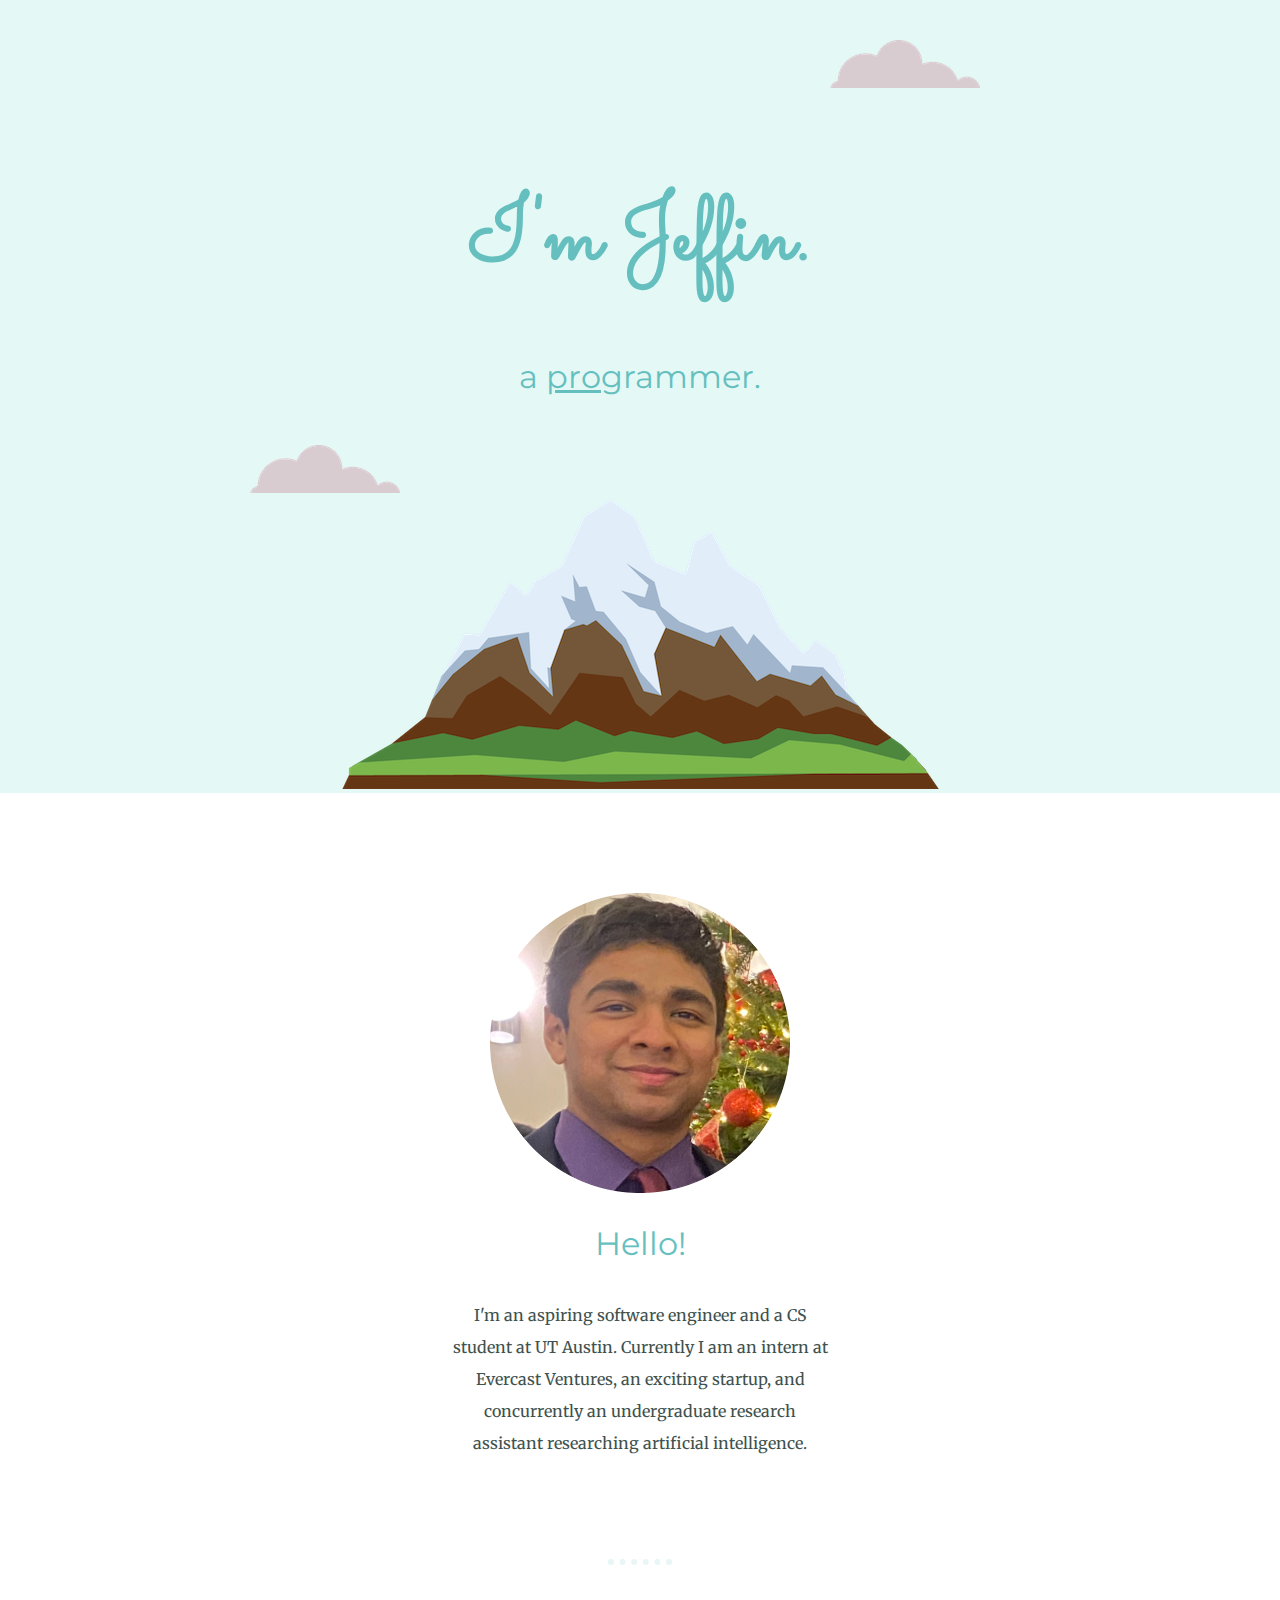
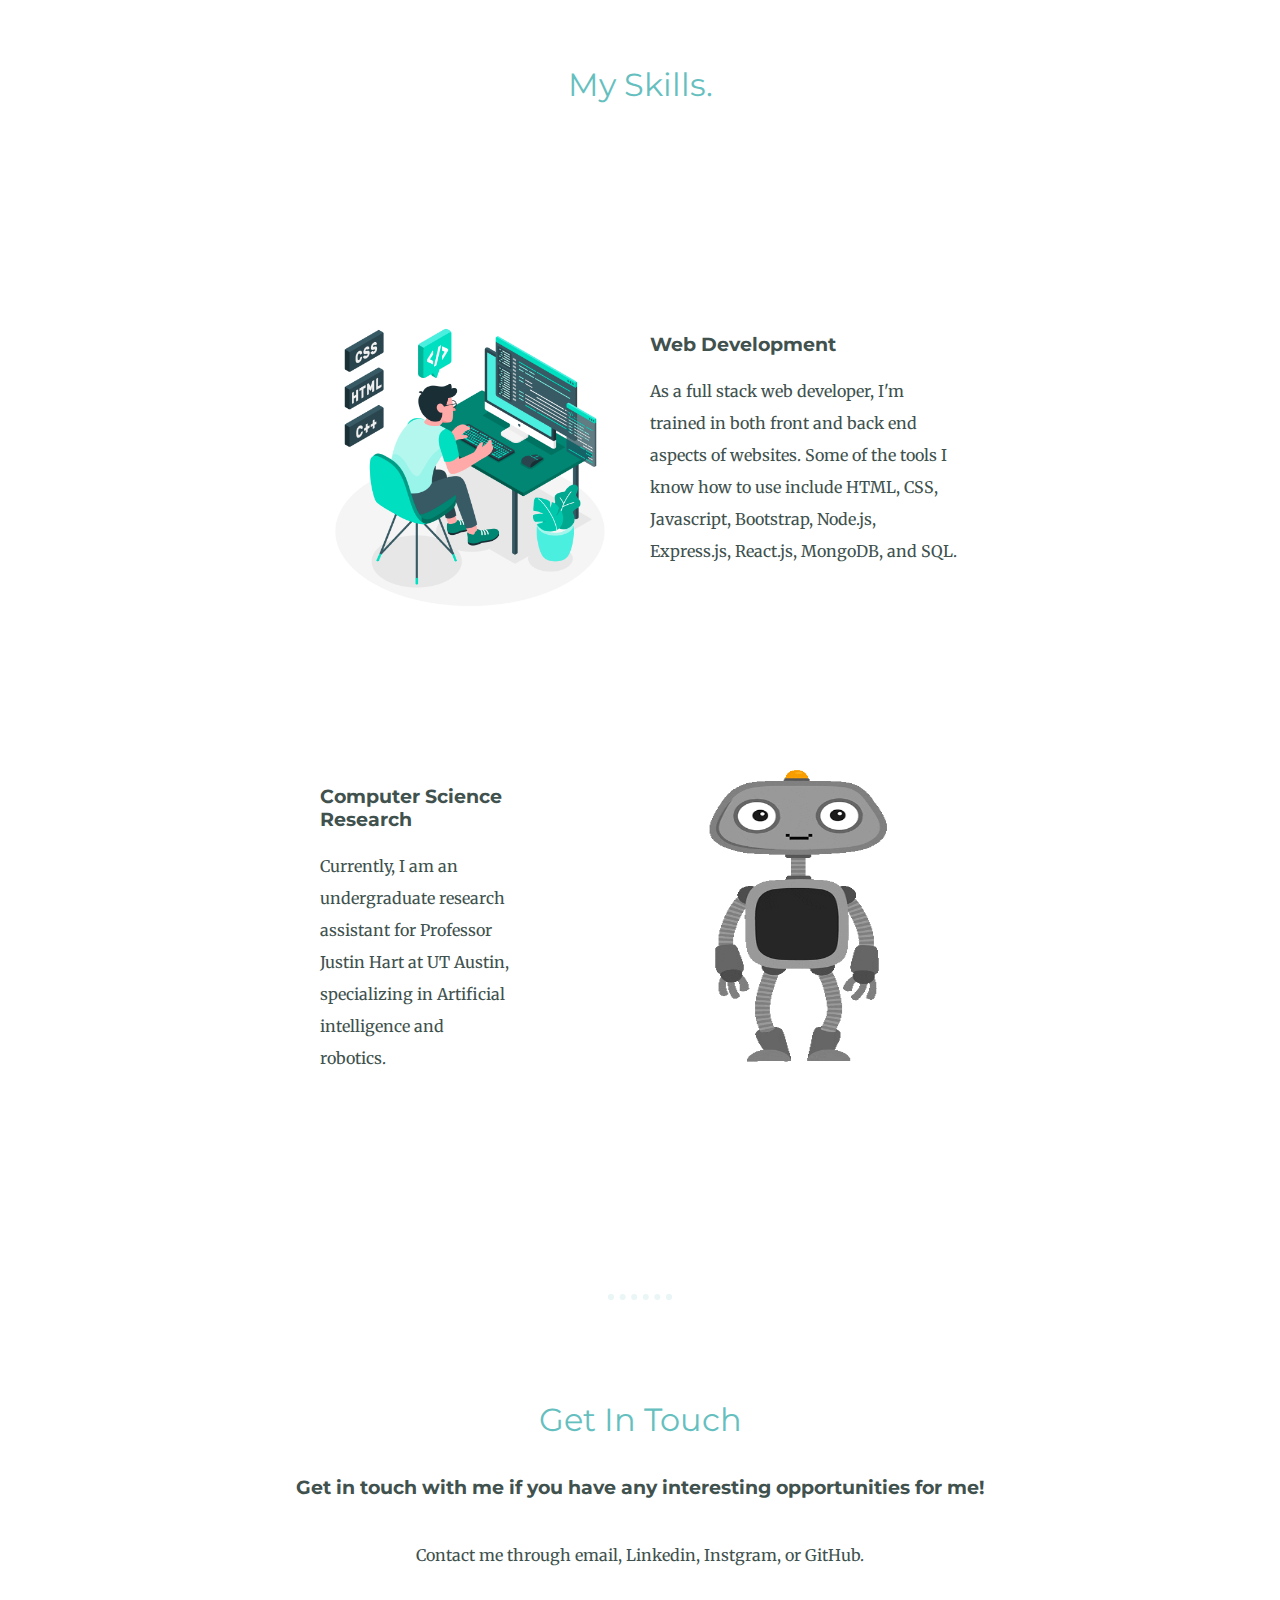
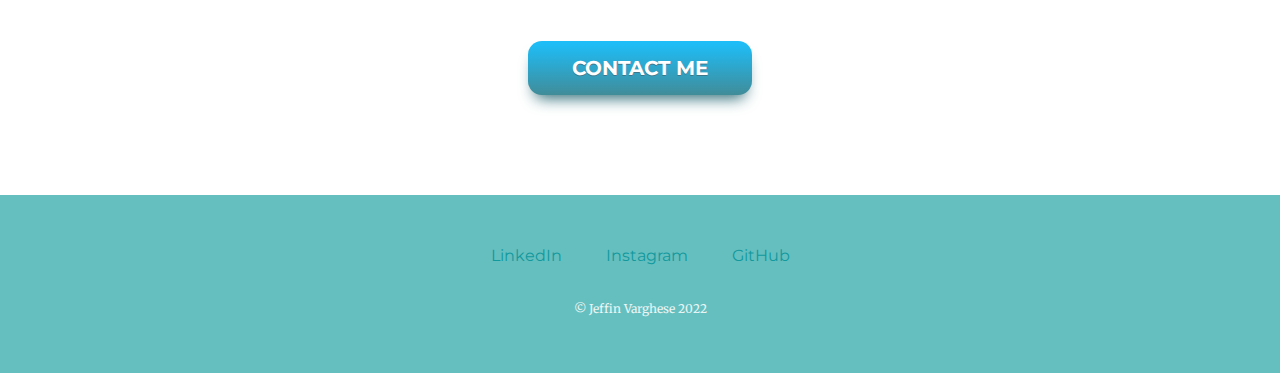
<file: index.html>
<!DOCTYPE html>
<html lang="en" dir="ltr">
  <head>
    <meta charset="utf-8">
    <title> Jeffin Varghese </title>
    <link rel="stylesheet" href="css/styles.css">
    <link rel="icon" href="favicon.ico">
    <link rel="preconnect" href="https://fonts.googleapis.com">
    <link rel="preconnect" href="https://fonts.gstatic.com" crossorigin>
    <link href="https://fonts.googleapis.com/css2?family=Merriweather&family=Montserrat&family=Sacramento&display=swap" rel="stylesheet">
  </head>
  <body>

<div class="top">
  <img class="topCloud" src="images/cloud.png" alt="cloud-img">
  <h1> I'm Jeffin. </h1>
  <h2> a <span class="pro">pro</span>grammer. </h2>
  <img class="bottomCloud" src="images/cloud.png" alt="cloud-img">
    <img class="mountain"src="images/mountain.png" alt="mountain-img">


</div>

<div class="middle-container">
  <div class="profile">
    <img class = "pfp" src="newJeffin-modified.png" alt="Jeffin's Profile" >
    <h2>Hello!</h2>
    <p class="helloText">
      I'm an aspiring software engineer and a CS student at UT Austin. Currently I am an intern at Evercast Ventures,
    an exciting startup, and concurrently an undergraduate research assistant researching artificial intelligence. </p>

  </div>
  <hr>
  <div class="skills">
    <h2>My Skills.</h2>
    <div class="skill-row">
      <img class="coding" src="coding.jpg" alt="coding-img">
      <h3>Web Development</h3>
      <p>As a full stack web developer, I'm trained in both front and back end aspects of websites. Some of the tools I know
      how to use include HTML, CSS, Javascript, Bootstrap, Node.js, Express.js, React.js, MongoDB, and SQL.</p>
    </div>
    <div class="skill-row">
      <img class="research" src="giphy.gif" alt="ai.img">
      <h3>Computer Science Research</h3>
      <p>Currently, I am an undergraduate research assistant for Professor Justin Hart at UT Austin, specializing in Artificial intelligence
      and robotics. </p>

    </div>
  </div>
  <br>
  <hr>
  <div class="contact-me">
    <h2>Get In Touch</h2>
    <h3>Get in touch with me if you have any interesting opportunities for me!</h3>
    <p class="contactMessage"> Contact me through email, Linkedin, Instgram, or GitHub.</p>
    <a class="myButton" href="jeffinv03@gmail.com">CONTACT ME</a>
  </div>
</div>


<div class="bottom-container">
  <a class="footer-link" href="https://www.linkedin.com/in/jeffin-varghese-7b87021a4/">LinkedIn</a>
  <a class="footer-link" href="https://www.instagram.com/jeffin_v5/">Instagram</a>
  <a class="footer-link" href="https://github.com/jeffinv03">GitHub</a>
  <p class = "copyright" >© Jeffin Varghese 2022</p>
</div>

  </body>
</html>
</file>
<file: css/styles.css>
body {
  margin: 0;
  text-align: center;
  font-family: monospace;
  font-family: 'Merriweather', serif;
  color: #40514E;

}

h1 {
  margin: 50px auto 0 auto;
  font-family: 'Sacramento', cursive;
  font-size: 5.625rem;
  color: #66BFBF;
  line-height: 2;

}

h2 {
  font-family: 'Montserrat', sans-serif;
  font-size: 2rem;
  color: #66BFBF;
  font-weight: normal;
  padding-bottom: 10px;

}

h3 {
  font-family: 'Montserrat', sans-serif;
}

p{
  line-height: 2;
}

hr{
  border: dotted #EAF6F6 6px;
  border-bottom: none;
  width: 4%;
  margin: 100px auto;

}

a{
  color: #11999E;
  font-family: 'Montserrat', sans-serif;
  margin: 10px 20px;
  text-decoration: none;
}

a:hover{
  color: #EAF6F6;
}

.top {
  padding-top: 100px;
  position: relative;
  background-color: #E4F9F5;
}

.pro {
  text-decoration: underline;
}

.topCloud {
  position: absolute;
  right: 300px;
  top: 40px;

}

.bottomCloud {
  position: absolute;
  left: 250px;
  bottom: 300px;

}

.mountain {
  margin: auto;
}

.skill-row{
  width: 50%;
  margin: 100px auto 100px auto;
  text-align: left;
  padding-top: 100px;
}

.pfp{
  width: 300px;
  height: 300px;
  margin-top: 100px;
}

.coding{
  width: 300px;
  height: 300px;
  float: left;
  margin-right: 30px;

}

.research{
  width: 300px;
  height: 300px;
  float: right;
  margin-left: 150px;

}

.helloText{
  width: 30%;
  margin: auto;
}

.middle-container{
  margin: auto;
}

.contactMessage{
  width: 40%;
  margin: 40px auto 60px;
}


.myButton {
	box-shadow: 0px 10px 15px -7px #276873;
	background:linear-gradient(to bottom, #1ebdf7 5%, #408c99 100%);
	background-color:#1ebdf7;
	border-radius:14px;
	display:inline-block;
	cursor:pointer;
	color:#ffffff;
	font-family: 'Montserrat', sans-serif;
	font-size:20px;
	font-weight:bold;
	padding:15px 44px;
	text-decoration:none;
	text-shadow:0px 1px 0px #3d768a;
  margin-bottom: 100px;
}
.myButton:hover {
	background:linear-gradient(to bottom, #408c99 5%, #1ebdf7 100%);
	background-color:#408c99;
}
.myButton:active {
	position:relative;
	top:1px;
}

.bottom-container{
  background-color: #66BFBF;
  padding: 50px 0 20px;
}

.copyright{
  color: #EAF6F6;
  font-size: .75REM;
  padding: 20px 0;
}
</file>
